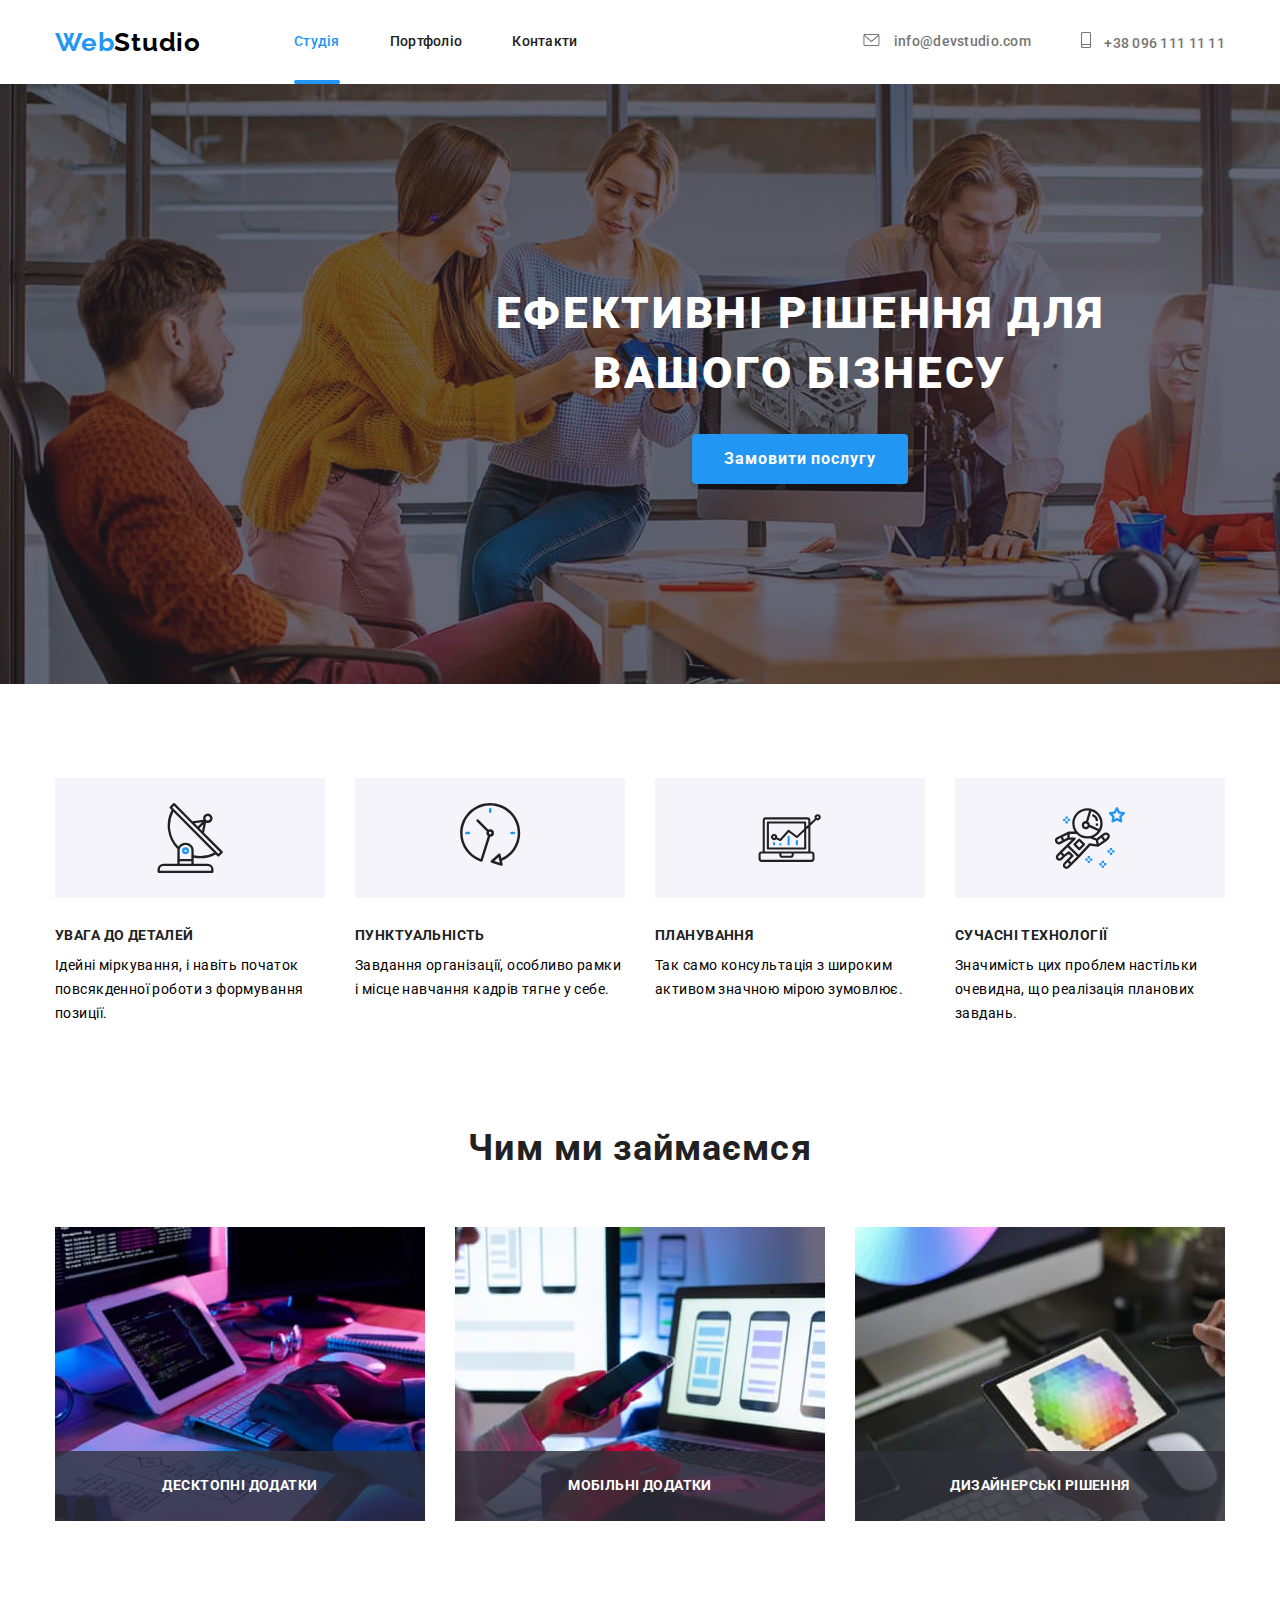
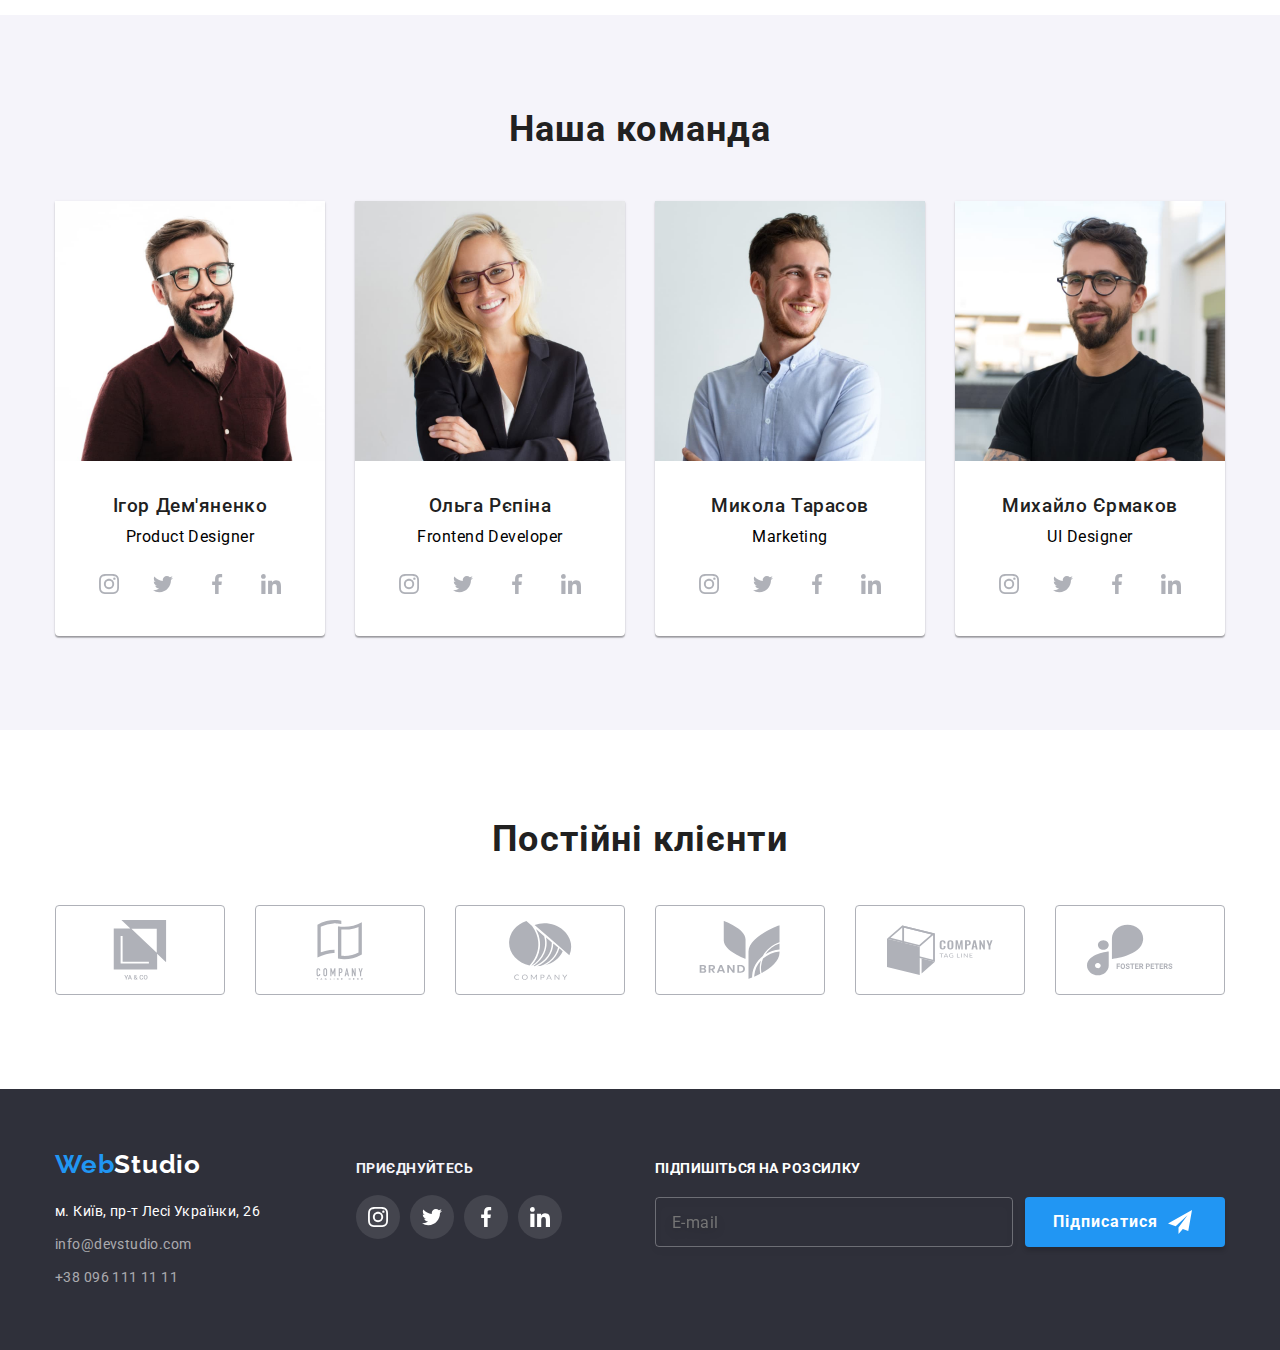
<file: index.html>
<!DOCTYPE html>
<html lang="uk">
  <head>
    <meta charset="UTF-8" />
    <meta http-equiv="X-UA-Compatible" content="IE=edge" />
    <meta name="viewport" content="width=device-width, initial-scale=1.0" />
    <title>WebStudio</title>
    <link rel="preconnect" href="https://fonts.googleapis.com" />
    <link rel="preconnect" href="https://fonts.gstatic.com" crossorigin />
    <link
      href="https://fonts.googleapis.com/css2?family=Raleway:wght@700&family=Roboto:wght@400;500;700;900&display=swap"
      rel="stylesheet"
    />
    <link
      rel="stylesheet"
      href="https://cdnjs.cloudflare.com/ajax/libs/modern-normalize/1.1.0/modern-normalize.min.css"
    />
    <link rel="stylesheet" href="./css/main.min.css"/>
  </head>
  <body>
    <header class="header">
      <div class="header__container">
        <nav class="header__menu menu">
          <a href="./index.html" class="menu__logo logo-header">Web<span class="logo-header__color">Studio</span></a>
          <ul class="menu__list">
            <li class="menu__item">
              <a href="./index.html" class="menu__link menu__link--active">Студія</a>
            </li>
            <li class="menu__item">
              <a href="./portfolio.html" class="menu__link">Портфоліо</a>
            </li>
            <li class="menu__item">
              <a href="./contacts.html" class="menu__link">Контакти</a>
            </li>
          </ul>
        </nav>
        <ul class="header__contacts contacts">
          <li class="contacts__item">
            <a
              href="mailto:info@devstudio.com"
              class="contacts__link contacts-icon"
            >
              <svg class="contacts-icon__icon" width="19" height="12">
                <use href="./images/icons/main-sprite.svg#icon-mail"></use>
              </svg>
              info@devstudio.com</a
            >
          </li>
          <li class="contacts__item contacts-icon">
            <a
              href="tel:+380961111111"
              class="contacts__link"
              ><svg class="contacts-icon__icon" width="10" height="16">
                <use href="./images/icons/main-sprite.svg#icon-phone"></use>
              </svg>
              +38 096 111 11 11</a
            >
          </li>
        </ul>
      </div>
    </header>
    <main class="page">
      <section class="page__hero hero">
        <div class="hero__container">
          <h1 class="hero__title">Ефективні рішення для вашого бізнесу</h1>
          <button type="button" class="hero__button" data-modal-open>
            Замовити послугу
          </button>
        </div>
      </section>
      <section class="page__feature feature">
        <div class="feature__container">
          <h2 class="feature__title">Наші особливості</h2>
          <ul class="feature__list list-feature">
            <li class="list-feature__item">
              <div class="list-feature__contain">
                <svg class="list-feature__icon" width="70" height="70">
                  <use href="./images/icons/main-sprite.svg#icon1-1"></use>
                </svg>
              </div>
              <h3 class="list-feature__title">Увага до деталей</h3>
              <p class="list-feature__text">
                Ідейні міркування, і навіть початок повсякденної роботи з
                формування позиції.
              </p>
            </li>
            <li class="list-feature__item">
              <div class="list-feature__contain">
                <svg class="list-feature__icon" width="70" height="70">
                  <use href="./images/icons/main-sprite.svg#icon1-2"></use>
                </svg>
              </div>
              <h3 class="list-feature__title">Пунктуальність</h3>
              <p class="list-feature__text">
                Завдання організації, особливо рамки і місце навчання кадрів
                тягне у себе.
              </p>
            </li>
            <li class="list-feature__item">
              <div class="list-feature__contain">
                <svg class="list-feature__icon" width="70" height="70">
                  <use href="./images/icons/main-sprite.svg#icon1-3"></use>
                </svg>
              </div>
              <h3 class="list-feature__title">Планування</h3>
              <p class="list-feature__text">
                Так само консультація з широким активом значною мірою зумовлює.
              </p>
            </li>
            <li class="list-feature__item">
              <div class="list-feature__contain">
                <svg class="list-feature__icon" width="70" height="70">
                  <use href="./images/icons/main-sprite.svg#icon1-4"></use>
                </svg>
              </div>
              <h3 class="list-feature__title">Сучасні Технології</h3>
              <p class="list-feature__text">
                Значимість цих проблем настільки очевидна, що реалізація
                планових завдань.
              </p>
            </li>
          </ul>
        </div>
      </section>
      <section class="page__doing doing">
        <div class="doing__container">
          <h2 class="doing__title">Чим ми займаємся</h2>
          <ul class="doing__list doing-list">
            <li class="doing-list__item">
              <img class="doing-list__image"
                src="./images/work/work-1.jpg"
                alt="Working  moments"
                width="370"
              />
              <h2 class="doing-list__text">Десктопні додатки</h2>
            </li>
            <li class="doing-list__item">
              <img class="doing-list__image"
                src="./images/work/work-2.jpg"
                alt="Working  moments"
                width="370"
              />
              <h2 class="doing-list__text">Мобільні додатки</h2>
            </li>
            <li class="doing-list__item">
              <img class="doing-list__image"
                src="./images/work/work-3.jpg"
                alt="Working  moments"
                width="370"
              />
              <h2 class="doing-list__text">Дизайнерські рішення</h2>
            </li>
          </ul>
        </div>
      </section>
      <section class="page__team team">
        <div class="team__container">
          <h2 class="team__title">Наша команда</h2>
          <ul class="team__list">
            <li class="team__item team-item">
              <img
                src="./images/team/team-1.jpg"
                alt="Person"
                width="270"
                class="team-item__image"
              />
              <div class="team__content">
                <h3 class="team-item__title">Ігор Дем'яненко</h3>
                <p lang="en" class="team-item__text">Product Designer</p>
                <ul class="team-item__list team-icons">
                  <li class="team-icons__item">
                    <a href="" class="team-icons__link">
                      <svg class="team-icons__icon" width="20" height="20">
                        <use
                          href="./images/icons/main-sprite.svg#icon2-1"
                        ></use>
                      </svg>
                    </a>
                  </li>
                  <li class="team-icons__item">
                    <a href="" class="team-icons__link">
                      <svg class="team-icons__icon" width="20" height="20">
                        <use
                          href="./images/icons/main-sprite.svg#icon2-2"
                        ></use>
                      </svg>
                    </a>
                  </li>
                  <li class="team-icons__item">
                    <a href="" class="team-icons__link">
                      <svg class="team-icons__icon" width="20" height="20">
                        <use
                          href="./images/icons/main-sprite.svg#icon2-3"
                        ></use>
                      </svg>
                    </a>
                  </li>
                  <li class="team-icons__item">
                    <a href="" class="team-icons__link">
                      <svg class="team-icons__icon" width="20" height="20">
                        <use
                          href="./images/icons/main-sprite.svg#icon2-4"
                        ></use>
                      </svg>
                    </a>
                  </li>
                </ul>
              </div>
            </li>
            <li class="team__item">
              <img
                src="./images/team/team-2.jpg"
                alt="Person"
                width="270"
                class="team-item__image"
              />
              <div class="team__content">
                <h3 class="team-item__title">Ольга Рєпіна</h3>
                <p lang="en" class="team-item__text">Frontend Developer</p>
                <ul class="team-item__list team-icons">
                  <li class="team-icons__item">
                    <a href="" class="team-icons__link">
                      <svg class="team-icons__icon" width="20" height="20">
                        <use
                          href="./images/icons/main-sprite.svg#icon2-1"
                        ></use>
                      </svg>
                    </a>
                  </li>
                  <li class="team-icons__item">
                    <a href="" class="team-icons__link">
                      <svg class="team-icons__icon" width="20" height="20">
                        <use
                          href="./images/icons/main-sprite.svg#icon2-2"
                        ></use>
                      </svg>
                    </a>
                  </li>
                  <li class="team-icons__item">
                    <a href="" class="team-icons__link">
                      <svg class="team-icons__icon" width="20" height="20">
                        <use
                          href="./images/icons/main-sprite.svg#icon2-3"
                        ></use>
                      </svg>
                    </a>
                  </li>
                  <li class="team-icons__item">
                    <a href="" class="team-icons__link">
                      <svg class="team-icons__icon" width="20" height="20">
                        <use
                          href="./images/icons/main-sprite.svg#icon2-4"
                        ></use>
                      </svg>
                    </a>
                  </li>
                </ul>
              </div>
            </li>
            <li class="team__item">
              <img
                src="./images/team/team-3.jpg"
                alt="Person"
                width="270"
                class="team-item__image"
              />
              <div class="team__content">
                <h3 class="team-item__title">Микола Тарасов</h3>
                <p lang="en" class="team-item__text">Marketing</p>
                <ul class="team-item__list team-icons">
                  <li class="team-icons__item">
                    <a href="" class="team-icons__link">
                      <svg class="team-icons__icon" width="20" height="20">
                        <use
                          href="./images/icons/main-sprite.svg#icon2-1"
                        ></use>
                      </svg>
                    </a>
                  </li>
                  <li class="team-icons__item">
                    <a href="" class="team-icons__link">
                      <svg class="team-icons__icon" width="20" height="20">
                        <use
                          href="./images/icons/main-sprite.svg#icon2-2"
                        ></use>
                      </svg>
                    </a>
                  </li>
                  <li class="team-icons__item">
                    <a href="" class="team-icons__link">
                      <svg class="team-icons__icon" width="20" height="20">
                        <use
                          href="./images/icons/main-sprite.svg#icon2-3"
                        ></use>
                      </svg>
                    </a>
                  </li>
                  <li class="team-icons__item">
                    <a href="" class="team-icons__link">
                      <svg class="team-icons__icon" width="20" height="20">
                        <use
                          href="./images/icons/main-sprite.svg#icon2-4"
                        ></use>
                      </svg>
                    </a>
                  </li>
                </ul>
              </div>
            </li>
            <li class="team__item">
              <img
                src="./images/team/team-4.jpg"
                alt="Person"
                width="270"
                class="team-item__image"
              />
              <div class="team__content">
                <h3 class="team-item__title">Михайло Єрмаков</h3>
                <p lang="en" class="team-item__text">UI Designer</p>
                <ul class="team-item__list team-icons">
                  <li class="team-icons__item">
                    <a href="" class="team-icons__link">
                      <svg class="team-icons__icon" width="20" height="20">
                        <use
                          href="./images/icons/main-sprite.svg#icon2-1"
                        ></use>
                      </svg>
                    </a>
                  </li>
                  <li class="team-icons__item">
                    <a href="" class="team-icons__link">
                      <svg class="team-icons__icon" width="20" height="20">
                        <use
                          href="./images/icons/main-sprite.svg#icon2-2"
                        ></use>
                      </svg>
                    </a>
                  </li>
                  <li class="team-icons__item">
                    <a href="" class="team-icons__link">
                      <svg class="team-icons__icon" width="20" height="20">
                        <use
                          href="./images/icons/main-sprite.svg#icon2-3"
                        ></use>
                      </svg>
                    </a>
                  </li>
                  <li class="team-icons__item">
                    <a href="" class="team-icons__link">
                      <svg class="team-icons__icon" width="20" height="20">
                        <use
                          href="./images/icons/main-sprite.svg#icon2-4"
                        ></use>
                      </svg>
                    </a>
                  </li>
                </ul>
              </div>
            </li>
          </ul>
        </div>
      </section>
      <section class="page__clients clients">
        <div class="clients__container">
          <h2 class="clients__title">Постійні клієнти</h2>
          <ul class="clients__list">
            <li class="clients__item">
              <a href="" class="clients__link"
                ><svg class="clients__icon" width="106" height="60">
                  <use href="./images/icons/main-sprite.svg#icon3-1"></use></svg></a>
            </li>
            <li class="clients__item">
              <a href="" class="clients__link"
                ><svg class="clients__icon" width="106" height="60">
                  <use href="./images/icons/main-sprite.svg#icon3-2"></use></svg></a>
            </li>
            <li class="clients__item">
              <a href="" class="clients__link"
                ><svg class="clients__icon" width="106" height="60">
                  <use href="./images/icons/main-sprite.svg#icon3-3"></use></svg></a>
            </li>
            <li class="clients__item">
              <a href="" class="clients__link"
                ><svg class="clients__icon" width="106" height="60">
                  <use href="./images/icons/main-sprite.svg#icon3-4"></use></svg></a>
            </li>
            <li class="clients__item">
              <a href="" class="clients__link"
                ><svg class="clients__icon" width="106" height="60">
                  <use href="./images/icons/main-sprite.svg#icon3-5"></use></svg></a>
            </li>
            <li class="clients__item">
              <a href="" class="clients__link"
                ><svg class="clients__icon" width="106" height="60">
                  <use href="./images/icons/main-sprite.svg#icon3-6"></use></svg>
                </a>
            </li>
          </ul>
        </div>
      </section>
    </main>
    <footer class="footer">
      <div class="footer__container">
        <div class="footer__pos">
          <a href="./index.html" class="footer__logo logo-footer">Web<span class="logo-footer__color">Studio</span></a>
          <address class="footer__address address">
            <p class="address__text">м. Київ, пр-т Лесі Українки, 26</p>
            <ul class="address__list">
              <li class="address__item">
                <a href="mailto:info@devstudio.com" class="address__link"
                  >info@devstudio.com</a
                >
              </li>
              <li class="address__item">
                <a href="tel:+380961111111" class="address__link"
                  >+38 096 111 11 11</a
                >
              </li>
            </ul>
          </address>
        </div>
        <div class="footer__links footer-links">
          <h2 class="footer-links__title">приєднуйтесь</h2>
          <ul class="footer-links__list">
            <li class="footer-links__item">
              <a href="" class="footer-links__link">
                <svg class="footer-links__icon" width="20" height="20">
                  <use href="./images/icons/main-sprite.svg#icon2-1"></use>
                </svg>
              </a>
            </li>
            <li class="footer-links__item">
              <a href="" class="footer-links__link">
                <svg class="footer-links__icon" width="20" height="20">
                  <use href="./images/icons/main-sprite.svg#icon2-2"></use>
                </svg>
              </a>
            </li>
            <li class="footer-links__item">
              <a href="" class="footer-links__link">
                <svg class="footer-links__icon" width="20" height="20">
                  <use href="./images/icons/main-sprite.svg#icon2-3"></use>
                </svg>
              </a>
            </li>
            <li class="footer-links__item">
              <a href="" class="footer-links__link">
                <svg class="footer-links__icon" width="20" height="20">
                  <use href="./images/icons/main-sprite.svg#icon2-4"></use>
                </svg>
              </a>
            </li>
          </ul>
        </div>
        <div class="footer__subscribe footer-subscribe">
          <h2 class="footer-subscribe__title">Підпишіться на розсилку</h2>
            <form class="footer-subscribe__form">
              <input class="footer-subscribe__input" type="email" name="email" placeholder="E-mail" />
              <button type="submit" class="footer-subscribe__btn footer-btn">
                Підписатися
                <svg class="footer-btn__svg" width="24" height="24">
                  <use href="./images/icons/main-sprite.svg#icon-send"></use>
                </svg>
              </button>
            </form>
        </div>
      </div>
    </footer>
    <div class="backdrop is-hidden" data-modal>
      <div class="backdrop__modal modal">
        <button type="button" class="modal__close modal-close" data-modal-close>
          <svg class="modal-close__icon" width="18" height="18">
            <use href="./images/icons/main-sprite.svg#icon-close"></use>
          </svg>
        </button>
        <p class="modal__title">Залиште свої дані, ми вам передзвонимо</p>
        <form class="modal__form form" autocomplete="off">
          <div class="form__pos">
            <div class="form__contain">
              <label class="form__label label"><span class="label__span">Ім'я</span>
                <span class="form__position">
                  <input
                  type="text"
                  class="form__input"
                  name="name"
                  placeholder=""
                />
                <svg class="form__icon" width="18" height="18">
                  <use href="./images/icons/main-sprite.svg#icon-form-person"></use>
                </svg>
                </span>
            </label>
            </div>
            <div class="form__contain">
              <label class="form__label label"><span class="label__span">Телефон</span>
                <span class="form__position">
                  <input
                    type="tel"
                    class="form__input"
                    name="phone"
                    placeholder=""
                  />
                  <svg class="form__icon" width="18" height="18">
                    <use href="./images/icons/main-sprite.svg#icon-form-phone"></use>
                  </svg>
                </span>
              </label>
            </div>
            <div class="form__contain">
              <label for="email" class="form__label label"><span class="label__span">Пошта</span>
                <span class="form__position">
                <input
                  type="email"
                  class="form__input"
                  name="email"
                  id="email"
                  placeholder=""
                />
                <svg class="form__icon" width="18" height="18">
                  <use href="./images/icons/main-sprite.svg#icon-form-email"></use>
                </svg>
              </span>
            </label>
            </div>
            <div class="form__contain">
              <label for="comment" class="form__label label"><span class="label__span">Коментар</span>
              <textarea name="comment" id="comment" rows="8" class="form__comment" placeholder="Введіть текст"></textarea>
            </label>
            </div>
          </div>
          <div class="form__contain checkbox">
            <label class="checkbox__label label">
              <input type="checkbox" class="label__checkbox" name="agree">
              <span class="label__icon"></span>
              <span class="label__text">Погоджуюся з розсилкою та приймаю <a href="" class="label__link">Умови договору</a></span>
            </label>
          </div>
          <button class="modal__btn" type="submit">Відправити</button>
        </form>
        
      </div>
    </div>
    <script src="./js/modal.js"></script>
  </body>
</html>
</file>
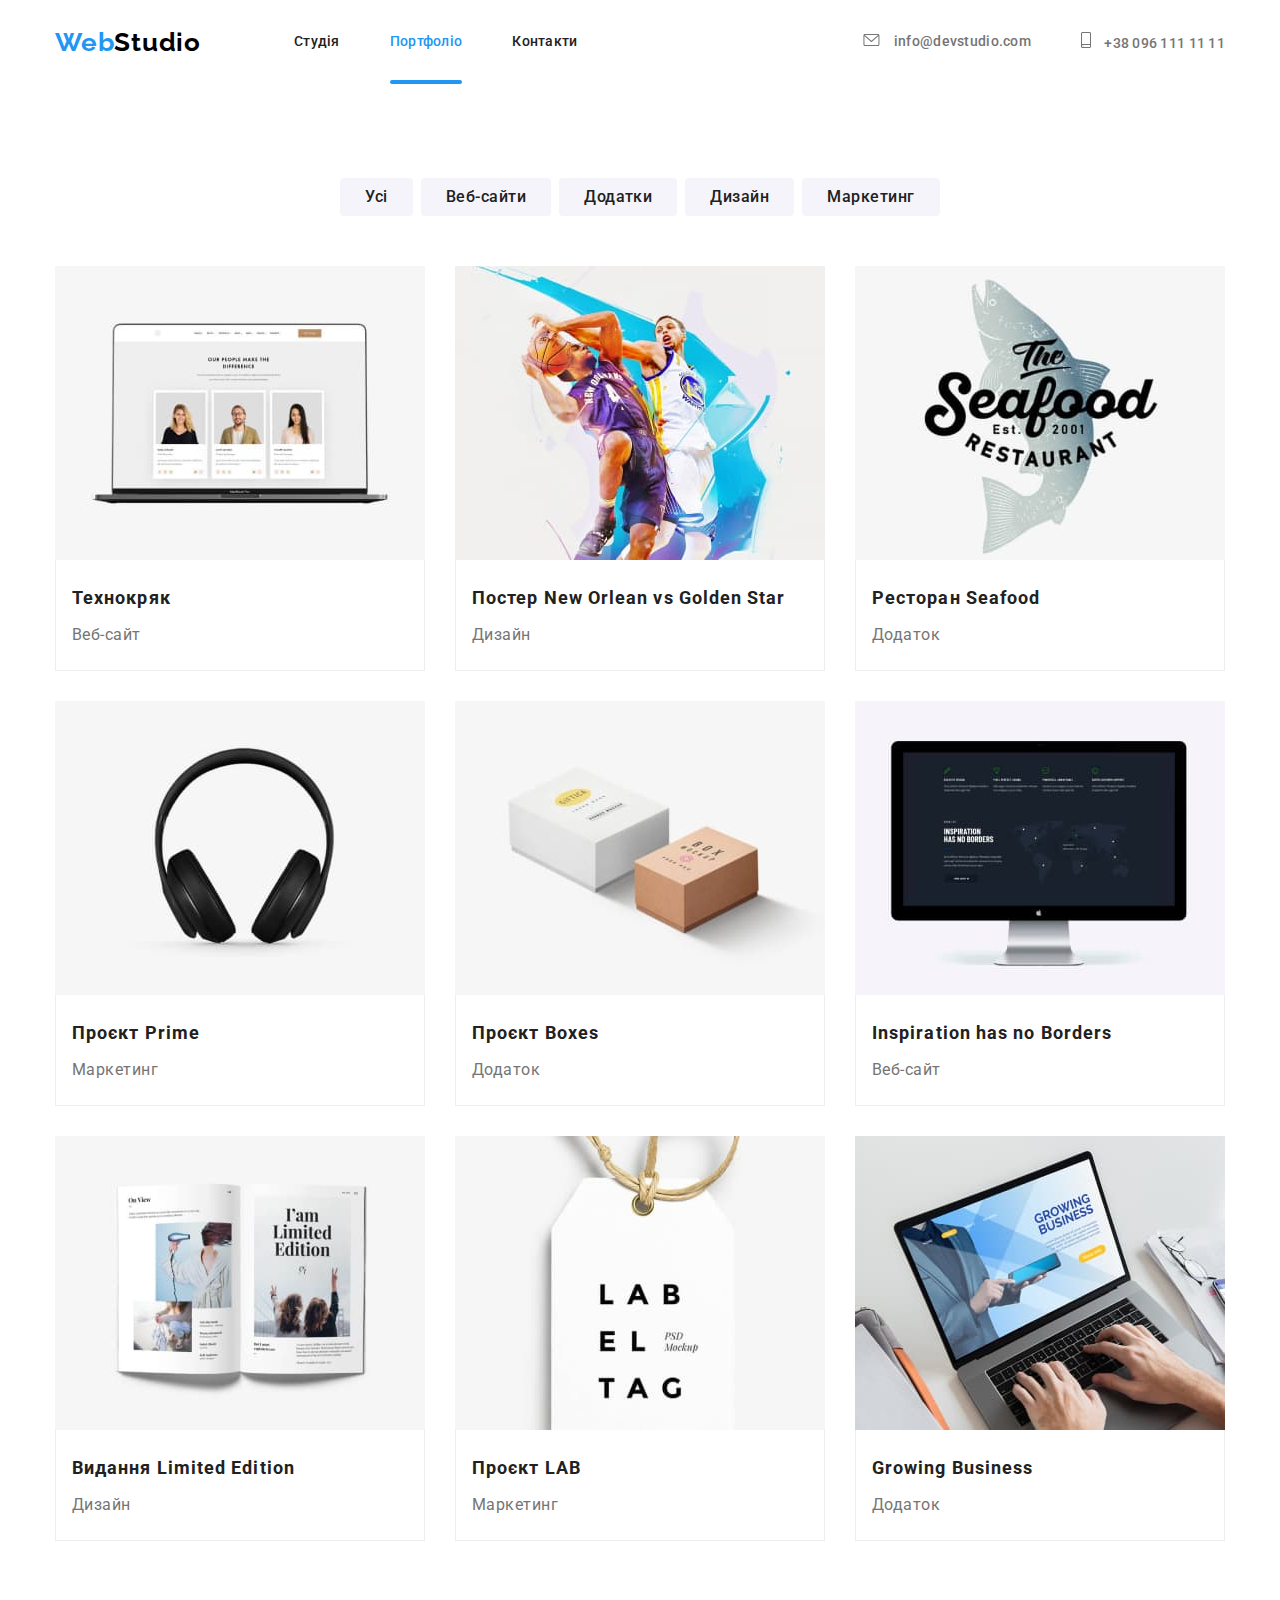
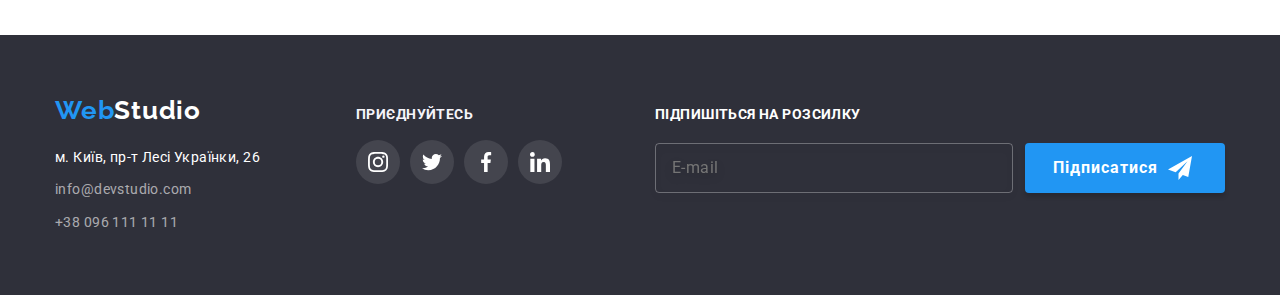
<file: portfolio.html>
<!DOCTYPE html>
<html lang="uk">
  <head>
    <meta charset="UTF-8" />
    <meta http-equiv="X-UA-Compatible" content="IE=edge" />
    <meta name="viewport" content="width=device-width, initial-scale=1.0" />
    <title>WebStudio</title>
    <link rel="preconnect" href="https://fonts.googleapis.com" />
    <link rel="preconnect" href="https://fonts.gstatic.com" crossorigin />
    <link
      href="https://fonts.googleapis.com/css2?family=Raleway:wght@700&family=Roboto:wght@400;500;700;900&display=swap"
      rel="stylesheet"
    />
    <link
      rel="stylesheet"
      href="https://cdnjs.cloudflare.com/ajax/libs/modern-normalize/1.1.0/modern-normalize.min.css"
    />
    <link rel="stylesheet" href="./css/main.min.css"/>
  </head>
  <body>
    <header class="header">
      <div class="header__container">
        <nav class="header__menu menu">
          <a href="./index.html" class="menu__logo logo-header">Web<span class="logo-header__color">Studio</span></a>
          <ul class="menu__list">
            <li class="menu__item">
              <a href="./index.html" class="menu__link">Студія</a>
            </li>
            <li class="menu__item">
              <a href="./portfolio.html" class="menu__link menu__link--active">Портфоліо</a>
            </li>
            <li class="menu__item">
              <a href="./contacts.html" class="menu__link">Контакти</a>
            </li>
          </ul>
        </nav>
        <ul class="header__contacts contacts">
          <li class="contacts__item">
            <a
              href="mailto:info@devstudio.com"
              class="contacts__link contacts-icon"
            >
              <svg class="contacts-icon__icon" width="19" height="12">
                <use href="./images/icons/main-sprite.svg#icon-mail"></use>
              </svg>
              info@devstudio.com</a
            >
          </li>
          <li class="contacts__item contacts-icon">
            <a
              href="tel:+380961111111"
              class="contacts__link"
              ><svg class="contacts-icon__icon" width="10" height="16">
                <use href="./images/icons/main-sprite.svg#icon-phone"></use>
              </svg>
              +38 096 111 11 11</a
            >
          </li>
        </ul>
      </div>
    </header>
    <main class="page">
      <section class="page__portfolio portfolio">
        <div class="portfolio__container">
          <ul class="portfolio__buttons portfolio-buttons">
            <li class="portfolio-buttons__item">
              <button class="portfolio-buttons__button" type="button">
                Усі
              </button>
            </li>
            <li class="portfolio-buttons__item">
              <button class="portfolio-buttons__button" type="button">
                Веб-сайти
              </button>
            </li>
            <li class="portfolio-buttons__item">
              <button class="portfolio-buttons__button" type="button">
                Додатки
              </button>
            </li>
            <li class="portfolio-buttons__item">
              <button class="portfolio-buttons__button" type="button">
                Дизайн
              </button>
            </li>
            <li class="portfolio-buttons__item">
              <button class="portfolio-buttons__button" type="button">
                Маркетинг
              </button>
            </li>
          </ul>
          <ul class="portfolio__list">
            <li class="portfolio__item">
              <a href="" class="portfolio__link"
                ><div class="portfolio__actions portfolio-actions">
                  <img
                    class="portfolio__image"
                    src="./images/portfolio/potfolio-1.jpg"
                    alt="Сторінка веб-сайту"
                    width="370"
                  />
                  <div class="portfolio-actions__action">
                    <p class="portfolio-actions__text">
                      Ресурс пропонує комплексні пропозиції з різним рівнем
                      функціоналу та сервісів. Все це дозволить відвідувачу
                      отримати вичерпні відомості про компанію чи приватну
                      особу.
                    </p>
                  </div>
                </div>
                <div class="portfolio__content">
                  <h3 class="portfolio__title">Технокряк</h3>
                  <p class="portfolio__text">Веб-сайт</p>
                </div></a
              >
            </li>
            <li class="portfolio__item">
              <a href="" class="portfolio__link"
                ><div class="portfolio__actions ">
                  <img
                    class="portfolio__image"
                    src="./images/portfolio/potfolio-2.jpg"
                    alt="Сторінка веб-сайту"
                    width="370"
                  />
                  <div class="portfolio-actions__action">
                    <p class="portfolio-actions__text">
                      Ресурс пропонує комплексні пропозиції з різним рівнем
                      функціоналу та сервісів. Все це дозволить відвідувачу
                      отримати вичерпні відомості про компанію чи приватну
                      особу.
                    </p>
                  </div>
                </div>
                <div class="portfolio__content">
                  <h3 class="portfolio__title">
                    Постер <span lang="en">New Orlean vs Golden Star</span>
                  </h3>
                  <p class="portfolio__text">Дизайн</p>
                </div></a
              >
            </li>
            <li class="portfolio__item">
              <a href="" class="portfolio__link"
                ><div class="portfolio__actions ">
                  <img
                    class="portfolio__image"
                    src="./images/portfolio/potfolio-3.jpg"
                    alt="Сторінка веб-сайту"
                    width="370"
                  />
                  <div class="portfolio-actions__action">
                    <p class="portfolio-actions__text">
                      Ресурс пропонує комплексні пропозиції з різним рівнем
                      функціоналу та сервісів. Все це дозволить відвідувачу
                      отримати вичерпні відомості про компанію чи приватну
                      особу.
                    </p>
                  </div>
                </div>
                <div class="portfolio__content">
                  <h3 class="portfolio__title">
                    Ресторан <span lang="en">Seafood</span>
                  </h3>
                  <p class="portfolio__text">Додаток</p>
                </div></a
              >
            </li>
            <li class="portfolio__item">
              <a href="" class="portfolio__link"
                ><div class="portfolio__actions ">
                  <img
                    class="portfolio__image"
                    src="./images/portfolio/potfolio-4.jpg"
                    alt="Сторінка веб-сайту"
                    width="370"
                  />
                  <div class="portfolio-actions__action">
                    <p class="portfolio-actions__text">
                      Ресурс пропонує комплексні пропозиції з різним рівнем
                      функціоналу та сервісів. Все це дозволить відвідувачу
                      отримати вичерпні відомості про компанію чи приватну
                      особу.
                    </p>
                  </div>
                </div>
                <div class="portfolio__content">
                  <h3 class="portfolio__title">
                    Проєкт <span lang="en">Prime</span>
                  </h3>
                  <p class="portfolio__text">Маркетинг</p>
                </div></a
              >
            </li>
            <li class="portfolio__item">
              <a href="" class="portfolio__link"
                ><div class="portfolio__actions ">
                  <img
                    class="portfolio__image"
                    src="./images/portfolio/potfolio-5.jpg"
                    alt="Сторінка веб-сайту"
                    width="370"
                  />
                  <div class="portfolio-actions__action">
                    <p class="portfolio-actions__text">
                      Ресурс пропонує комплексні пропозиції з різним рівнем
                      функціоналу та сервісів. Все це дозволить відвідувачу
                      отримати вичерпні відомості про компанію чи приватну
                      особу.
                    </p>
                  </div>
                </div>
                <div class="portfolio__content">
                  <h3 class="portfolio__title">
                    Проєкт <span lang="en">Boxes</span>
                  </h3>
                  <p class="portfolio__text">Додаток</p>
                </div></a
              >
            </li>
            <li class="portfolio__item">
              <a href="" class="portfolio__link"
                ><div class="portfolio__actions ">
                  <img
                    class="portfolio__image"
                    src="./images/portfolio/potfolio-6.jpg"
                    alt="Сторінка веб-сайту"
                    width="370"
                  />
                  <div class="portfolio-actions__action">
                    <p class="portfolio-actions__text">
                      Ресурс пропонує комплексні пропозиції з різним рівнем
                      функціоналу та сервісів. Все це дозволить відвідувачу
                      отримати вичерпні відомості про компанію чи приватну
                      особу.
                    </p>
                  </div>
                </div>
                <div class="portfolio__content">
                  <h3 class="portfolio__title" lang="en">
                    Inspiration has no Borders
                  </h3>
                  <p class="portfolio__text">Веб-сайт</p>
                </div></a
              >
            </li>
            <li class="portfolio__item">
              <a href="" class="portfolio__link"
                ><div class="portfolio__actions portfolio-actions">
                  <img
                    class="portfolio__image"
                    src="./images/portfolio/potfolio-7.jpg"
                    alt="Сторінка веб-сайту"
                    width="370"
                  />
                  <div class="portfolio-actions__action">
                    <p class="portfolio-actions__text">
                      Ресурс пропонує комплексні пропозиції з різним рівнем
                      функціоналу та сервісів. Все це дозволить відвідувачу
                      отримати вичерпні відомості про компанію чи приватну
                      особу.
                    </p>
                  </div>
                </div>
                <div class="portfolio__content">
                  <h3 class="portfolio__title">
                    Видання <span lang="en">Limited Edition</span>
                  </h3>
                  <p class="portfolio__text">Дизайн</p>
                </div></a
              >
            </li>
            <li class="portfolio__item">
              <a href="" class="portfolio__link"
                ><div class="portfolio__actions portfolio-actions">
                  <img
                    class="portfolio__image"
                    src="./images/portfolio/potfolio-8.jpg"
                    alt="Сторінка веб-сайту"
                    width="370"
                  />
                  <div class="portfolio-actions__action">
                    <p class="portfolio-actions__text">
                      Ресурс пропонує комплексні пропозиції з різним рівнем
                      функціоналу та сервісів. Все це дозволить відвідувачу
                      отримати вичерпні відомості про компанію чи приватну
                      особу.
                    </p>
                  </div>
                </div>
                <div class="portfolio__content">
                  <h3 class="portfolio__title">
                    Проєкт <span lang="en">LAB</span>
                  </h3>
                  <p class="portfolio__text">Маркетинг</p>
                </div></a
              >
            </li>
            <li class="portfolio__item">
              <a href="" class="portfolio__link">
                <div class="portfolio__actions portfolio-actions">
                  <img
                    class="portfolio__image"
                    src="./images/portfolio/potfolio-9.jpg"
                    alt="Сторінка веб-сайту"
                    width="370"
                  />
                  <div class="portfolio-actions__action">
                    <p class="portfolio-actions__text">
                      Ресурс пропонує комплексні пропозиції з різним рівнем
                      функціоналу та сервісів. Все це дозволить відвідувачу
                      отримати вичерпні відомості про компанію чи приватну
                      особу.
                    </p>
                  </div>
                </div>
                <div class="portfolio__content">
                  <h3 class="portfolio__title" lang="en">Growing Business</h3>
                  <p class="portfolio__text">Додаток</p>
                </div>
              </a>
            </li>
          </ul>
        </div>
      </section>
    </main>
    <footer class="footer">
      <div class="footer__container">
        <div class="footer__pos">
          <a href="./index.html" class="footer__logo logo-footer">Web<span class="logo-footer__color">Studio</span></a>
          <address class="footer__address address">
            <p class="address__text">м. Київ, пр-т Лесі Українки, 26</p>
            <ul class="address__list">
              <li class="address__item">
                <a href="mailto:info@devstudio.com" class="address__link"
                  >info@devstudio.com</a
                >
              </li>
              <li class="address__item">
                <a href="tel:+380961111111" class="address__link"
                  >+38 096 111 11 11</a
                >
              </li>
            </ul>
          </address>
        </div>
        <div class="footer__links footer-links">
          <h2 class="footer-links__title">приєднуйтесь</h2>
          <ul class="footer-links__list">
            <li class="footer-links__item">
              <a href="" class="footer-links__link">
                <svg class="footer-links__icon" width="20" height="20">
                  <use href="./images/icons/main-sprite.svg#icon2-1"></use>
                </svg>
              </a>
            </li>
            <li class="footer-links__item">
              <a href="" class="footer-links__link">
                <svg class="footer-links__icon" width="20" height="20">
                  <use href="./images/icons/main-sprite.svg#icon2-2"></use>
                </svg>
              </a>
            </li>
            <li class="footer-links__item">
              <a href="" class="footer-links__link">
                <svg class="footer-links__icon" width="20" height="20">
                  <use href="./images/icons/main-sprite.svg#icon2-3"></use>
                </svg>
              </a>
            </li>
            <li class="footer-links__item">
              <a href="" class="footer-links__link">
                <svg class="footer-links__icon" width="20" height="20">
                  <use href="./images/icons/main-sprite.svg#icon2-4"></use>
                </svg>
              </a>
            </li>
          </ul>
        </div>
        <div class="footer__subscribe footer-subscribe">
          <h2 class="footer-subscribe__title">Підпишіться на розсилку</h2>
            <form class="footer-subscribe__form">
              <input class="footer-subscribe__input" type="email" name="email" placeholder="E-mail" />
              <button type="submit" class="footer-subscribe__btn footer-btn">
                Підписатися
                <svg class="footer-btn__svg" width="24" height="24">
                  <use href="./images/icons/main-sprite.svg#icon-send"></use>
                </svg>
              </button>
            </form>
        </div>
      </div>
    </footer>
    
  </body>
</html>
</file>
<file: css/main.min.css>
*,*::before,*::after{margin:0;padding:0;border:none;-webkit-box-sizing:border-box;box-sizing:border-box}ul{list-style-type:none}body{font-family:Roboto,sans-serif;color:var(--first-text-color)}[class*=__container]{width:1200px;margin:0 auto;padding:0 15px}.hidden{position:absolute;width:1px;height:1px;margin:-1px;border:0;padding:0;clip:rect(0 0 0 0);overflow:hidden}.header{font-weight:500;font-size:14px;line-height:1.14;letter-spacing:.02em}.header__container{display:-webkit-box;display:-ms-flexbox;display:flex}.header__menu{display:-webkit-box;display:-ms-flexbox;display:flex;-webkit-box-align:center;-ms-flex-align:center;align-items:center}.header__contacts{display:-webkit-box;display:-ms-flexbox;display:flex;-webkit-box-align:center;-ms-flex-align:center;align-items:center;margin-left:auto;gap:50px}.menu__logo{display:block;margin-right:93px;padding:24px 0;font-family:Raleway;font-weight:700;font-size:26px;line-height:1.19;letter-spacing:.03em;color:#2196f3;text-decoration:none}.menu__list{display:-webkit-box;display:-ms-flexbox;display:flex;-webkit-box-align:center;-ms-flex-align:center;align-items:center;gap:50px}.menu__link{position:relative;display:block;padding:32px 0;text-decoration:none;color:#212121;-webkit-transition:color 250ms cubic-bezier(0.4, 0, 0.2, 1);transition:color 250ms cubic-bezier(0.4, 0, 0.2, 1)}.menu__link::after{content:"";position:absolute;right:0;bottom:-1.8px;width:0;height:4px;border-radius:2px;background-color:#2196f3;-webkit-transition:width .5s,left .5s;transition:width .5s,left .5s}.menu__link:hover,.menu__link:focus{color:#2196f3}.menu__link:hover::after,.menu__link:focus::after{width:100%;left:0}.menu__link--active{color:#2196f3}.menu__link--active::after{content:"";position:absolute;bottom:-1.7px;right:0;width:100%;height:4px;border-radius:2px;background-color:#2196f3}.logo-header__color{color:#000}.contacts__item{display:-webkit-box;display:-ms-flexbox;display:flex;-webkit-box-pack:center;-ms-flex-pack:center;justify-content:center;-webkit-box-align:baseline;-ms-flex-align:baseline;align-items:baseline}.contacts__link{display:block;padding:32px 0;text-decoration:none;color:#757575;-webkit-transition:color 250ms cubic-bezier(0.4, 0, 0.2, 1);transition:color 250ms cubic-bezier(0.4, 0, 0.2, 1)}.contacts__link:hover,.contacts__link:focus{color:#2196f3}.contacts-icon__icon{margin-right:10px;fill:#757575;-webkit-transition:fill 250ms cubic-bezier(0.4, 0, 0.2, 1);transition:fill 250ms cubic-bezier(0.4, 0, 0.2, 1)}.contacts-icon:hover .contacts-icon__icon,.contacts-icon:focus .contacts-icon__icon{fill:#2196f3}.hero{text-align:center;width:1600px;height:600px;margin:0 auto;padding:200px 0;background-image:-webkit-gradient(linear, left top, left bottom, from(rgba(47, 48, 58, 0.4)), to(rgba(47, 48, 58, 0.4))),url(../images/hero/Img.jpg);background-image:linear-gradient(rgba(47, 48, 58, 0.4), rgba(47, 48, 58, 0.4)),url(../images/hero/Img.jpg);background-repeat:no-repeat;background-position:center;background-size:cover;background-color:#2f303a}.hero__title{width:696px;margin:0 auto;font-weight:900;font-size:44px;line-height:1.36;letter-spacing:.06em;color:#fff;text-transform:uppercase}.hero__button{margin-top:30px;padding:10px 32px;-webkit-box-shadow:0px 4px 4px rgba(0,0,0,.15);box-shadow:0px 4px 4px rgba(0,0,0,.15);border-radius:4px;font-weight:700;line-height:1.87;letter-spacing:.06em;font-family:inherit;background-color:#2196f3;color:#fff;-webkit-transition:color 250ms cubic-bezier(0.4, 0, 0.2, 1),background-color 250ms cubic-bezier(0.4, 0, 0.2, 1);transition:color 250ms cubic-bezier(0.4, 0, 0.2, 1),background-color 250ms cubic-bezier(0.4, 0, 0.2, 1);cursor:pointer}.hero__button:hover,.hero__button:focus{color:#2196f3;background-color:#fff}.feature{padding-top:94px;padding-bottom:94px}.feature__title{position:absolute;width:1px;height:1px;margin:-1px;border:0;padding:0;white-space:nowrap;-webkit-clip-path:inset(100%);clip-path:inset(100%);clip:rect(0 0 0 0);overflow:hidden}.feature__list{display:-webkit-box;display:-ms-flexbox;display:flex;-ms-flex-wrap:wrap;flex-wrap:wrap;gap:30px}.list-feature__item{width:calc((100% - 90px)/4)}.list-feature__contain{display:-webkit-box;display:-ms-flexbox;display:flex;-webkit-box-pack:center;-ms-flex-pack:center;justify-content:center;-webkit-box-align:center;-ms-flex-align:center;align-items:center;margin-bottom:30px;height:120px;background-color:#f5f4fa}.list-feature__title{margin-bottom:10px;text-transform:uppercase;color:#212121;font-weight:700;font-size:14px;line-height:1.14;letter-spacing:.03em}.list-feature__text{font-size:14px;line-height:1.71;letter-spacing:.03em}.doing{padding-bottom:94px}.doing__title{text-align:center;margin-bottom:50px;font-weight:700;font-size:36px;line-height:1.6;letter-spacing:.03em;color:#212121}.doing__list{display:-webkit-box;display:-ms-flexbox;display:flex;-ms-flex-wrap:wrap;flex-wrap:wrap;gap:30px}.doing-list__item{position:relative}.doing-list__image{display:block}.doing-list__text{position:absolute;bottom:0;display:-webkit-box;display:-ms-flexbox;display:flex;-webkit-box-align:center;-ms-flex-align:center;align-items:center;-webkit-box-pack:center;-ms-flex-pack:center;justify-content:center;height:70px;width:100%;letter-spacing:.03em;text-transform:uppercase;font-size:14px;line-height:1.14;color:#fff;background-color:rgba(47,48,58,.8)}.team{padding-top:94px;padding-bottom:94px;background-color:#f5f4fa}.team__title{text-align:center;margin-bottom:50px;font-weight:700;font-size:36px;line-height:1.16;letter-spacing:.03em;color:#212121}.team__list{display:-webkit-box;display:-ms-flexbox;display:flex;-ms-flex-wrap:wrap;flex-wrap:wrap;gap:30px}.team__item{-webkit-box-shadow:0px 1px 3px rgba(0,0,0,.12),0px 1px 1px rgba(0,0,0,.14),0px 2px 1px rgba(0,0,0,.2);box-shadow:0px 1px 3px rgba(0,0,0,.12),0px 1px 1px rgba(0,0,0,.14),0px 2px 1px rgba(0,0,0,.2);border-radius:0px 0px 4px 4px;background-color:#fff}.team__content{padding:30px 0}.team-item__title{margin-bottom:10px;text-align:center;font-weight:500;line-height:1.18;letter-spacing:.03em;color:#212121}.team-item__text{text-align:center;margin-bottom:16px;line-height:1.18;letter-spacing:.03em}.team-item__list{display:-webkit-box;display:-ms-flexbox;display:flex;-webkit-box-pack:center;-ms-flex-pack:center;justify-content:center;-webkit-box-align:center;-ms-flex-align:center;align-items:center;gap:10px}.team-icons__item{width:44px;height:44px}.team-icons__link{display:-webkit-box;display:-ms-flexbox;display:flex;-webkit-box-align:center;-ms-flex-align:center;align-items:center;-webkit-box-pack:center;-ms-flex-pack:center;justify-content:center;width:100%;height:100%;border-radius:50%;-webkit-transition:background-color 250ms cubic-bezier(0.4, 0, 0.2, 1);transition:background-color 250ms cubic-bezier(0.4, 0, 0.2, 1)}.team-icons__link:hover,.team-icons__link:focus{background-color:#2196f3}.team-icons__icon{fill:#afb1b8;-webkit-transition:fill 250ms cubic-bezier(0.4, 0, 0.2, 1);transition:fill 250ms cubic-bezier(0.4, 0, 0.2, 1)}.team-icons__link:hover .team-icons__icon,.team-icons__link:focus .team-icons__icon{fill:#fff}.clients{padding:94px 0}.clients__title{font-weight:700;font-size:36px;line-height:.86;text-align:center;letter-spacing:.03em;color:#212121}.clients__list{display:-webkit-box;display:-ms-flexbox;display:flex;-webkit-box-align:center;-ms-flex-align:center;align-items:center;-webkit-box-pack:center;-ms-flex-pack:center;justify-content:center;gap:30px;margin-top:50px}.clients__item{width:calc((100% - 150px)/6);height:90px}.clients__link{display:-webkit-box;display:-ms-flexbox;display:flex;-webkit-box-align:center;-ms-flex-align:center;align-items:center;-webkit-box-pack:center;-ms-flex-pack:center;justify-content:center;width:100%;height:100%;border:1px solid #afb1b8;border-radius:4px;-webkit-transition:border 250ms cubic-bezier(0.4, 0, 0.2, 1);transition:border 250ms cubic-bezier(0.4, 0, 0.2, 1)}.clients__link:hover,.clients__link:focus{border:1px solid #2196f3}.clients__icon{fill:#afb1b8;-webkit-transition:fill 250ms cubic-bezier(0.4, 0, 0.2, 1);transition:fill 250ms cubic-bezier(0.4, 0, 0.2, 1)}.clients__link:hover .clients__icon,.clients__link:focus .clients__icon{fill:#2196f3}.footer{padding-top:60px;padding-bottom:60px;background-color:#2f303a}.footer__container{display:-webkit-box;display:-ms-flexbox;display:flex;-webkit-box-align:baseline;-ms-flex-align:baseline;align-items:baseline}.footer__logo{display:block;margin-bottom:20px;font-family:Raleway;font-weight:700;text-decoration:none;color:#2196f3;font-size:26px;line-height:1.19;letter-spacing:.03em}.footer__address{font-style:normal}.footer__links{margin-left:70px}.footer__subscribe{margin-left:93px}.logo-footer__color{color:#fff}.address{min-width:231px}.address__text{margin-bottom:9px;font-size:14px;line-height:1.71;letter-spacing:.03em;color:#fff}.address__item:not(:last-child){margin-bottom:9px}.address__link{text-decoration:none;font-size:14px;line-height:1.71;letter-spacing:.03em;color:rgba(255,255,255,.6);-webkit-transition:color 250ms cubic-bezier(0.4, 0, 0.2, 1);transition:color 250ms cubic-bezier(0.4, 0, 0.2, 1)}.address__link:hover,.address__link:focus{color:#2196f3}.footer-links__title{font-weight:700;font-size:14px;line-height:.87;letter-spacing:.03em;text-transform:uppercase;color:#f5f4fa;margin-bottom:20px}.footer-links__list{display:-webkit-box;display:-ms-flexbox;display:flex;-webkit-box-pack:center;-ms-flex-pack:center;justify-content:center;-webkit-box-align:center;-ms-flex-align:center;align-items:center;gap:10px}.footer-links__item{width:44px;height:44px}.footer-links__link{display:-webkit-box;display:-ms-flexbox;display:flex;-webkit-box-align:center;-ms-flex-align:center;align-items:center;-webkit-box-pack:center;-ms-flex-pack:center;justify-content:center;width:100%;height:100%;border-radius:50%;background-color:rgba(255,255,255,.1);-webkit-transition:background-color 250ms cubic-bezier(0.4, 0, 0.2, 1);transition:background-color 250ms cubic-bezier(0.4, 0, 0.2, 1)}.footer-links__link:hover,.footer-links__link:focus{background-color:#2196f3}.footer-links__icon{fill:#fff}.footer-subscribe__title{margin-bottom:20px;font-weight:700;font-size:14px;line-height:1.14;letter-spacing:.03em;text-transform:uppercase;color:#fff}.footer-subscribe__form{display:-webkit-box;display:-ms-flexbox;display:flex;-webkit-box-align:center;-ms-flex-align:center;align-items:center;-webkit-box-pack:center;-ms-flex-pack:center;justify-content:center}.footer-subscribe__input{margin-right:12px;border:1px solid rgba(255,255,255,.3);-webkit-filter:drop-shadow(0px 4px 4px rgba(0, 0, 0, 0.15));filter:drop-shadow(0px 4px 4px rgba(0, 0, 0, 0.15));border-radius:4px;width:358px;height:50px;background-color:rgba(0,0,0,0);padding-left:16px;font-weight:400;font-size:16px;line-height:1.25;letter-spacing:.03em;color:rgba(255,255,255,.6);cursor:pointer}.footer-subscribe .footer-subscribe__btn{display:-webkit-box;display:-ms-flexbox;display:flex;-webkit-box-align:center;-ms-flex-align:center;align-items:center;text-align:center;width:200px;height:50px;padding:10px 28px;background:#2196f3;-webkit-box-shadow:0px 4px 4px rgba(0,0,0,.15);box-shadow:0px 4px 4px rgba(0,0,0,.15);border-radius:4px;font-weight:700;font-size:16px;line-height:1.88px;letter-spacing:.06em;color:#fff;cursor:pointer;-webkit-transition:color 250ms cubic-bezier(0.4, 0, 0.2, 1),background-color 250ms cubic-bezier(0.4, 0, 0.2, 1);transition:color 250ms cubic-bezier(0.4, 0, 0.2, 1),background-color 250ms cubic-bezier(0.4, 0, 0.2, 1)}.footer-subscribe .footer-subscribe__btn:hover,.footer-subscribe .footer-subscribe__btn:focus{color:#2196f3;background-color:#fff}.footer-btn__svg{display:inline-block;margin-left:10px;fill:#fff;-webkit-transition:fill 250ms cubic-bezier(0.4, 0, 0.2, 1);transition:fill 250ms cubic-bezier(0.4, 0, 0.2, 1)}.footer-subscribe__btn:hover .footer-btn__svg,.footer-subscribe__btn:focus .footer-btn__svg{fill:#2196f3}.backdrop{position:fixed;top:0;width:100%;height:100%;background-color:rgba(0,0,0,.2);-webkit-transition:opacity 250ms cubic-bezier(0.4, 0, 0.2, 1),visibility 250ms cubic-bezier(0.4, 0, 0.2, 1);transition:opacity 250ms cubic-bezier(0.4, 0, 0.2, 1),visibility 250ms cubic-bezier(0.4, 0, 0.2, 1)}.backdrop.is-hidden{opacity:0;visibility:hidden;pointer-events:none}.modal{display:-webkit-box;display:-ms-flexbox;display:flex;-webkit-box-orient:vertical;-webkit-box-direction:normal;-ms-flex-direction:column;flex-direction:column;-webkit-box-align:center;-ms-flex-align:center;align-items:center;position:absolute;top:50%;left:50%;-webkit-transform:translate(-50%, -50%);transform:translate(-50%, -50%);padding:40px;min-width:528px;min-height:581px;background-color:#fff;-webkit-box-shadow:0px 1px 3px rgba(0,0,0,.12),0px 1px 1px rgba(0,0,0,.14),0px 2px 1px rgba(0,0,0,.2);box-shadow:0px 1px 3px rgba(0,0,0,.12),0px 1px 1px rgba(0,0,0,.14),0px 2px 1px rgba(0,0,0,.2);border-radius:4px;-webkit-transform:translate(-50%, -50%) scale(1);transform:translate(-50%, -50%) scale(1);-webkit-transition:-webkit-transform 250ms cubic-bezier(0.4, 0, 0.2, 1);transition:-webkit-transform 250ms cubic-bezier(0.4, 0, 0.2, 1);transition:transform 250ms cubic-bezier(0.4, 0, 0.2, 1);transition:transform 250ms cubic-bezier(0.4, 0, 0.2, 1), -webkit-transform 250ms cubic-bezier(0.4, 0, 0.2, 1)}.backdrop.is-hidden .modal{-webkit-transform:translate(-50%, -50%) scale(0);transform:translate(-50%, -50%) scale(0)}.modal__close{display:-webkit-box;display:-ms-flexbox;display:flex;-webkit-box-align:center;-ms-flex-align:center;align-items:center;-webkit-box-pack:center;-ms-flex-pack:center;justify-content:center;position:absolute;top:10px;right:10px;width:30px;height:30px;background-color:rgba(0,0,0,0);border:1px solid rgba(0,0,0,.1);border-radius:50%;cursor:pointer}.modal__title{margin-bottom:12px;font-weight:700;font-size:20px;line-height:1.15;text-align:center;letter-spacing:.03em;color:#212121}.modal__form{display:-webkit-box;display:-ms-flexbox;display:flex;-webkit-box-orient:vertical;-webkit-box-direction:normal;-ms-flex-direction:column;flex-direction:column}.modal__btn{display:-webkit-box;display:-ms-flexbox;display:flex;-webkit-box-align:center;-ms-flex-align:center;align-items:center;text-align:center;padding:10px 52px;margin:0 auto;margin-top:30px;background:#188ce8;-webkit-box-shadow:0px 4px 4px rgba(0,0,0,.15);box-shadow:0px 4px 4px rgba(0,0,0,.15);border-radius:4px;font-weight:700;font-size:16px;line-height:1.88;letter-spacing:.06em;color:#fff;cursor:pointer;-webkit-transition:color 250ms cubic-bezier(0.4, 0, 0.2, 1),background 250ms cubic-bezier(0.4, 0, 0.2, 1);transition:color 250ms cubic-bezier(0.4, 0, 0.2, 1),background 250ms cubic-bezier(0.4, 0, 0.2, 1)}.modal__btn:hover,.modal__btn:focus{background:#fff;color:#188ce8}.modal-close__icon{-webkit-transition:fill 250ms cubic-bezier(0.4, 0, 0.2, 1);transition:fill 250ms cubic-bezier(0.4, 0, 0.2, 1)}.modal__close:hover .modal-close__icon,.modal__close:focus .modal-close__icon{fill:#2196f3}.form__pos{margin-bottom:20px}.form__contain{display:-webkit-box;display:-ms-flexbox;display:flex;-webkit-box-orient:vertical;-webkit-box-direction:normal;-ms-flex-direction:column;flex-direction:column;row-gap:15px}.form__contain:not(:last-child){margin-bottom:10px}.form__label{font-weight:400;font-size:12px;line-height:1.16;letter-spacing:.01em;color:#757575;cursor:pointer}.form__label>.label__span{display:block;margin-bottom:4px}.form__position{position:relative}.form__input{width:100%;height:40px;padding:12px 42px;border:1px solid rgba(33,33,33,.2);border-radius:4px;cursor:pointer;-webkit-transition:border 250ms cubic-bezier(0.4, 0, 0.2, 1);transition:border 250ms cubic-bezier(0.4, 0, 0.2, 1);outline-color:rgba(0,0,0,0);font-style:normal;font-weight:400;font-size:12px;line-height:1.16;letter-spacing:.01em}.form__input:focus,.form__input:active{border:2px solid #2196f3}.form__icon{display:inline-block;position:absolute;left:21px;top:50%;-webkit-transform:translate(-50%, -50%);transform:translate(-50%, -50%);-webkit-transition:fill 250ms cubic-bezier(0.4, 0, 0.2, 1);transition:fill 250ms cubic-bezier(0.4, 0, 0.2, 1);cursor:pointer}.form__input:focus~.form__icon{fill:#2196f3}.form__comment{width:100%;height:120px;padding:12px 16px;resize:none;border:1px solid rgba(33,33,33,.2);border-radius:4px;cursor:pointer;-webkit-transition:border 250ms cubic-bezier(0.4, 0, 0.2, 1);transition:border 250ms cubic-bezier(0.4, 0, 0.2, 1);font-style:normal;font-weight:400;font-size:12px;line-height:1.16;letter-spacing:.01em;color:rgba(117,117,117,.5);outline-color:rgba(0,0,0,0)}.form__comment:focus{border:2px solid #2196f3}.checkbox__label{display:-webkit-box;display:-ms-flexbox;display:flex;-webkit-box-align:center;-ms-flex-align:center;align-items:center;-webkit-box-pack:center;-ms-flex-pack:center;justify-content:center;cursor:pointer}.label__checkbox{position:absolute;width:1px;height:1px;margin:-1px;border:0;padding:0;clip:rect(0 0 0 0);overflow:hidden}.label__icon{display:inline-block;width:15px;height:15px;margin-right:10px;border:2px solid #212121;border-radius:4px}.label__checkbox:checked+.label__icon{border-color:rgba(0,0,0,0);background-image:url(../images/icons/icon-check.svg);background-size:contain;background-origin:border-box}.label__text{font-weight:400;font-size:14px;line-height:1.71;letter-spacing:.03em;color:#757575}.label__link{color:#2196f3}.portfolio{padding-top:94px;padding-bottom:94px}.portfolio__list{display:-webkit-box;display:-ms-flexbox;display:flex;-ms-flex-wrap:wrap;flex-wrap:wrap;gap:30px}.portfolio__item{position:relative;width:370px}.portfolio__link{display:block;text-decoration:none;-webkit-transition:-webkit-box-shadow 250ms cubic-bezier(0.4, 0, 0.2, 1);transition:-webkit-box-shadow 250ms cubic-bezier(0.4, 0, 0.2, 1);transition:box-shadow 250ms cubic-bezier(0.4, 0, 0.2, 1);transition:box-shadow 250ms cubic-bezier(0.4, 0, 0.2, 1), -webkit-box-shadow 250ms cubic-bezier(0.4, 0, 0.2, 1)}.portfolio__link:hover,.portfolio__link:focus{-webkit-box-shadow:0px 1px 1px rgba(0,0,0,.12),0px 4px 4px rgba(0,0,0,.06),1px 4px 6px rgba(0,0,0,.16);box-shadow:0px 1px 1px rgba(0,0,0,.12),0px 4px 4px rgba(0,0,0,.06),1px 4px 6px rgba(0,0,0,.16)}.portfolio__image{display:block}.portfolio__actions{position:relative;overflow:hidden}.portfolio__content{padding:20px 16px;border-left:1px solid #eee;border-bottom:1px solid #eee;border-right:1px solid #eee}.portfolio__title{margin-bottom:4px;font-weight:700;font-size:18px;line-height:2;letter-spacing:.06em;color:#212121}.portfolio__text{line-height:1.87;letter-spacing:.03em;color:#757575}.portfolio-buttons{display:-webkit-box;display:-ms-flexbox;display:flex;-webkit-box-pack:center;-ms-flex-pack:center;justify-content:center;-ms-flex-wrap:wrap;flex-wrap:wrap;gap:8px;margin-bottom:50px}.portfolio-buttons__button{padding:6px 25px;border-radius:4px;font-weight:500;line-height:1.62;letter-spacing:.03em;background-color:#f5f4fa;cursor:pointer;color:#212121;font-family:inherit;-webkit-transition:color 250ms cubic-bezier(0.4, 0, 0.2, 1),background-color 250ms cubic-bezier(0.4, 0, 0.2, 1),-webkit-box-shadow 250ms cubic-bezier(0.4, 0, 0.2, 1);transition:color 250ms cubic-bezier(0.4, 0, 0.2, 1),background-color 250ms cubic-bezier(0.4, 0, 0.2, 1),-webkit-box-shadow 250ms cubic-bezier(0.4, 0, 0.2, 1);transition:color 250ms cubic-bezier(0.4, 0, 0.2, 1),background-color 250ms cubic-bezier(0.4, 0, 0.2, 1),box-shadow 250ms cubic-bezier(0.4, 0, 0.2, 1);transition:color 250ms cubic-bezier(0.4, 0, 0.2, 1),background-color 250ms cubic-bezier(0.4, 0, 0.2, 1),box-shadow 250ms cubic-bezier(0.4, 0, 0.2, 1),-webkit-box-shadow 250ms cubic-bezier(0.4, 0, 0.2, 1)}.portfolio-buttons__button:hover,.portfolio-buttons__button:focus{background-color:#2196f3;-webkit-box-shadow:0px 3px 1px rgba(0,0,0,.1),0px 1px 2px rgba(0,0,0,.08),0px 2px 2px rgba(0,0,0,.12);box-shadow:0px 3px 1px rgba(0,0,0,.1),0px 1px 2px rgba(0,0,0,.08),0px 2px 2px rgba(0,0,0,.12);color:#fff}.portfolio-actions__action{display:-webkit-box;display:-ms-flexbox;display:flex;-webkit-box-align:center;-ms-flex-align:center;align-items:center;-webkit-box-pack:center;-ms-flex-pack:center;justify-content:center;position:absolute;top:1px;left:0;height:100%;width:100%;background-color:rgba(33,150,243,.9);-webkit-transform:translateY(100%);transform:translateY(100%);-webkit-transition:-webkit-transform 250ms cubic-bezier(0.4, 0, 0.2, 1);transition:-webkit-transform 250ms cubic-bezier(0.4, 0, 0.2, 1);transition:transform 250ms cubic-bezier(0.4, 0, 0.2, 1);transition:transform 250ms cubic-bezier(0.4, 0, 0.2, 1), -webkit-transform 250ms cubic-bezier(0.4, 0, 0.2, 1)}.portfolio__link:hover .portfolio-actions__action,.portfolio__link:focus .portfolio-actions__action{-webkit-transform:translateY(0);transform:translateY(0)}.portfolio-actions__text{padding:0 23px;font-weight:400;font-size:18px;line-height:1.55;letter-spacing:.03em;color:#fff;overflow:auto}/*# sourceMappingURL=main.min.css.map */
</file>
